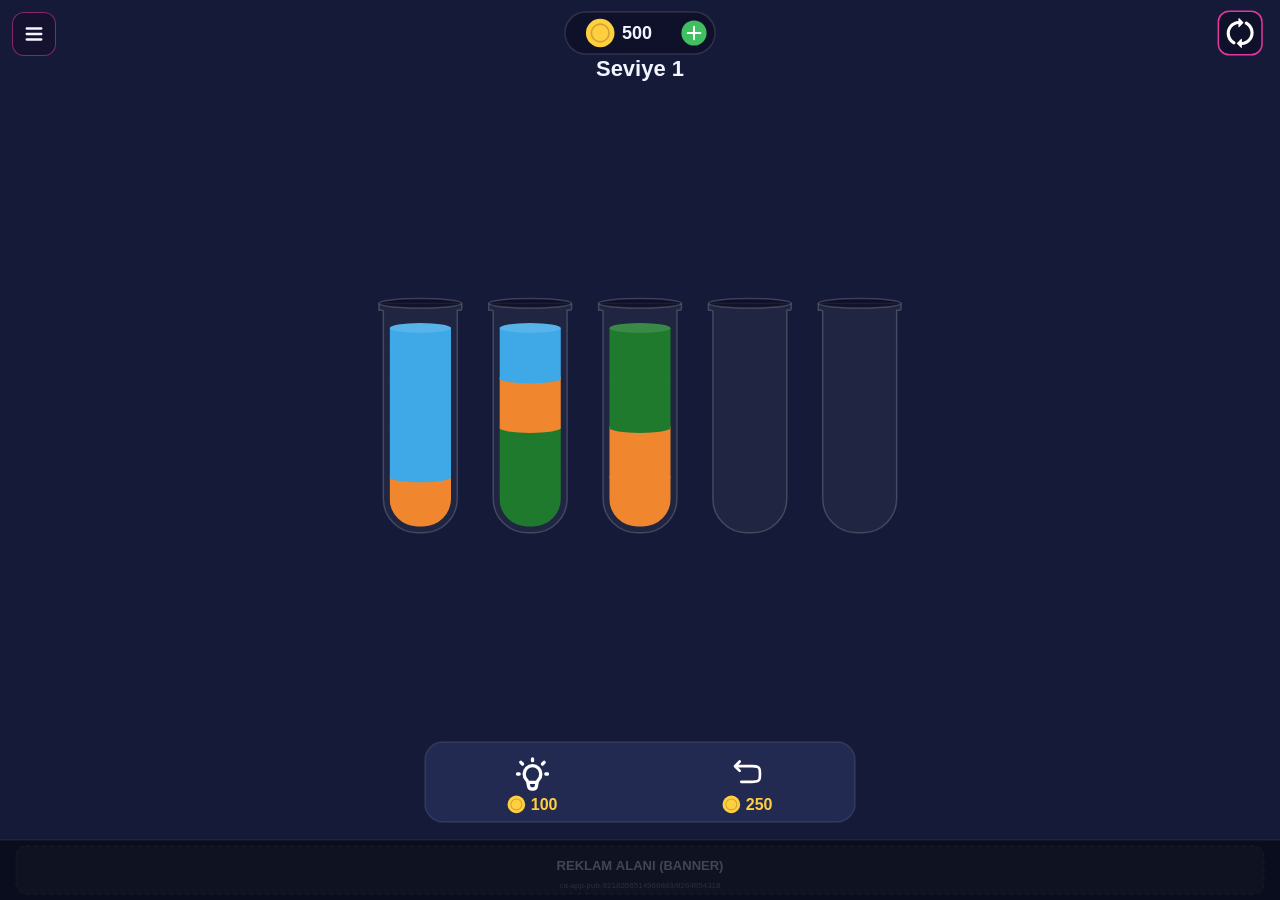
<file: docs/index.html>
<!DOCTYPE html>
<html lang="tr">
<head>
<meta charset="UTF-8">
<meta name="viewport" content="width=device-width, initial-scale=1.0, user-scalable=no, viewport-fit=cover">
<meta name="theme-color" content="#141a38">
<meta name="mobile-web-app-capable" content="yes">
<meta name="apple-mobile-web-app-capable" content="yes">
<meta name="apple-mobile-web-app-status-bar-style" content="black-translucent">
<meta name="apple-mobile-web-app-title" content="Color Split">
<title>Color Split</title>
<link rel="icon" href="favicon.ico" sizes="any">
<link rel="apple-touch-icon" href="icons/apple-touch-icon.png">
<link rel="manifest" href="site.webmanifest">
<!-- ?v= sürümü her deploy'da artırılmalı: tarayıcı cache'ini kırar -->
<link rel="stylesheet" href="style.css?v=20260715a">
</head>
<body>
<canvas id="gameCanvas"></canvas>

<!-- Hamburger menü butonu (üst sol) -->
<button id="menuBtn" aria-label="Menü">
  <svg viewBox="0 0 24 24" width="22" height="22" stroke="currentColor" stroke-width="2.5" stroke-linecap="round" fill="none">
    <line x1="4" y1="6" x2="20" y2="6"></line>
    <line x1="4" y1="12" x2="20" y2="12"></line>
    <line x1="4" y1="18" x2="20" y2="18"></line>
  </svg>
</button>

<!-- Menü katmanı (soldan açılan çekmece) -->
<div id="menuOverlay" class="hidden" aria-hidden="true">
  <aside id="menuPanel" role="dialog" aria-label="Menü">
    <header id="menuHeader">
      <button id="menuBack" class="icon-btn hidden" aria-label="Geri">‹</button>
      <h2 id="menuTitle">Menü</h2>
      <button id="menuClose" class="icon-btn" aria-label="Kapat">×</button>
    </header>
    <div id="menuBody"></div>
  </aside>
</div>

<script src="leaderboard.js?v=20260715a"></script>
<script src="game.js?v=20260715a"></script>
<script src="menu.js?v=20260715a"></script>
</body>
</html>
</file>
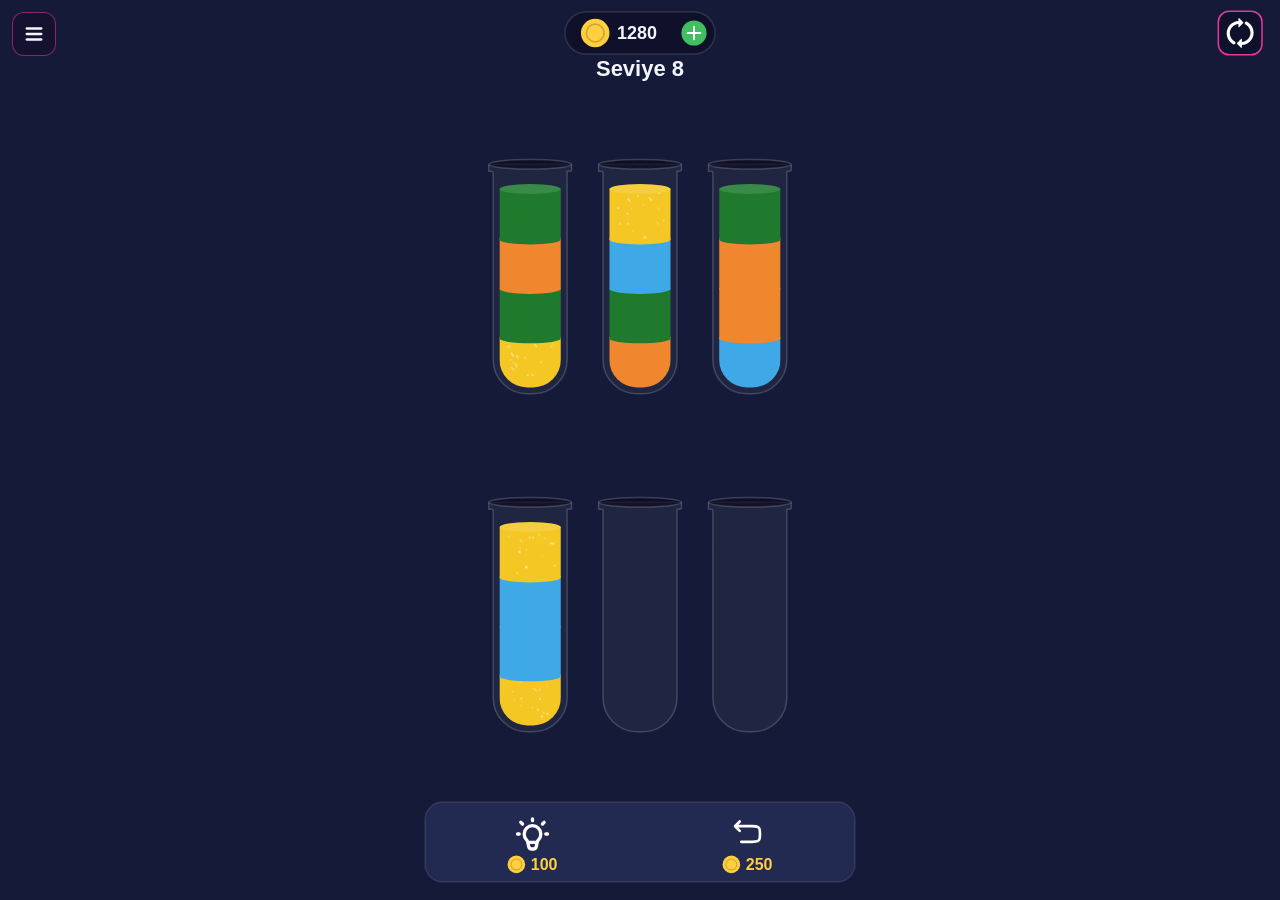
<file: app-store/screenshot-source.html>
<!DOCTYPE html>
<html lang="tr">
<head>
<meta charset="UTF-8">
<meta name="viewport" content="width=device-width, initial-scale=1.0, user-scalable=no, viewport-fit=cover">
<meta name="theme-color" content="#141a38">
<title>Color Split — App Store Screenshot Source</title>
<link rel="stylesheet" href="../docs/style.css?v=store">
<style>
  #menuPanel { animation: none !important; transform: translateX(0) !important; }
</style>
</head>
<body>
<canvas id="gameCanvas"></canvas>

<button id="menuBtn" aria-label="Menü">
  <svg viewBox="0 0 24 24" width="22" height="22" stroke="currentColor" stroke-width="2.5" stroke-linecap="round" fill="none">
    <line x1="4" y1="6" x2="20" y2="6"></line>
    <line x1="4" y1="12" x2="20" y2="12"></line>
    <line x1="4" y1="18" x2="20" y2="18"></line>
  </svg>
</button>

<div id="menuOverlay" class="hidden" aria-hidden="true">
  <aside id="menuPanel" role="dialog" aria-label="Menü">
    <header id="menuHeader">
      <button id="menuBack" class="icon-btn hidden" aria-label="Geri">‹</button>
      <h2 id="menuTitle">Menü</h2>
      <button id="menuClose" class="icon-btn" aria-label="Kapat">×</button>
    </header>
    <div id="menuBody"></div>
  </aside>
</div>

<script>
  window.COLOR_SPLIT_STORE_SCREENSHOT = true;
  localStorage.setItem('colorsort_v1', JSON.stringify({
    levelIndex: 7,
    coins: 1280,
    solvedCount: 7,
    solvedStates: []
  }));
</script>
<script src="../docs/leaderboard.js?v=store"></script>
<script src="../docs/game.js?v=store"></script>
<script src="../docs/menu.js?v=store"></script>
<script>
  window.addEventListener('load', () => {
    const mode = new URLSearchParams(window.location.search).get('mode') || 'main';
    if (mode === 'menu') document.getElementById('menuBtn').click();
  });
</script>
</body>
</html>
</file>
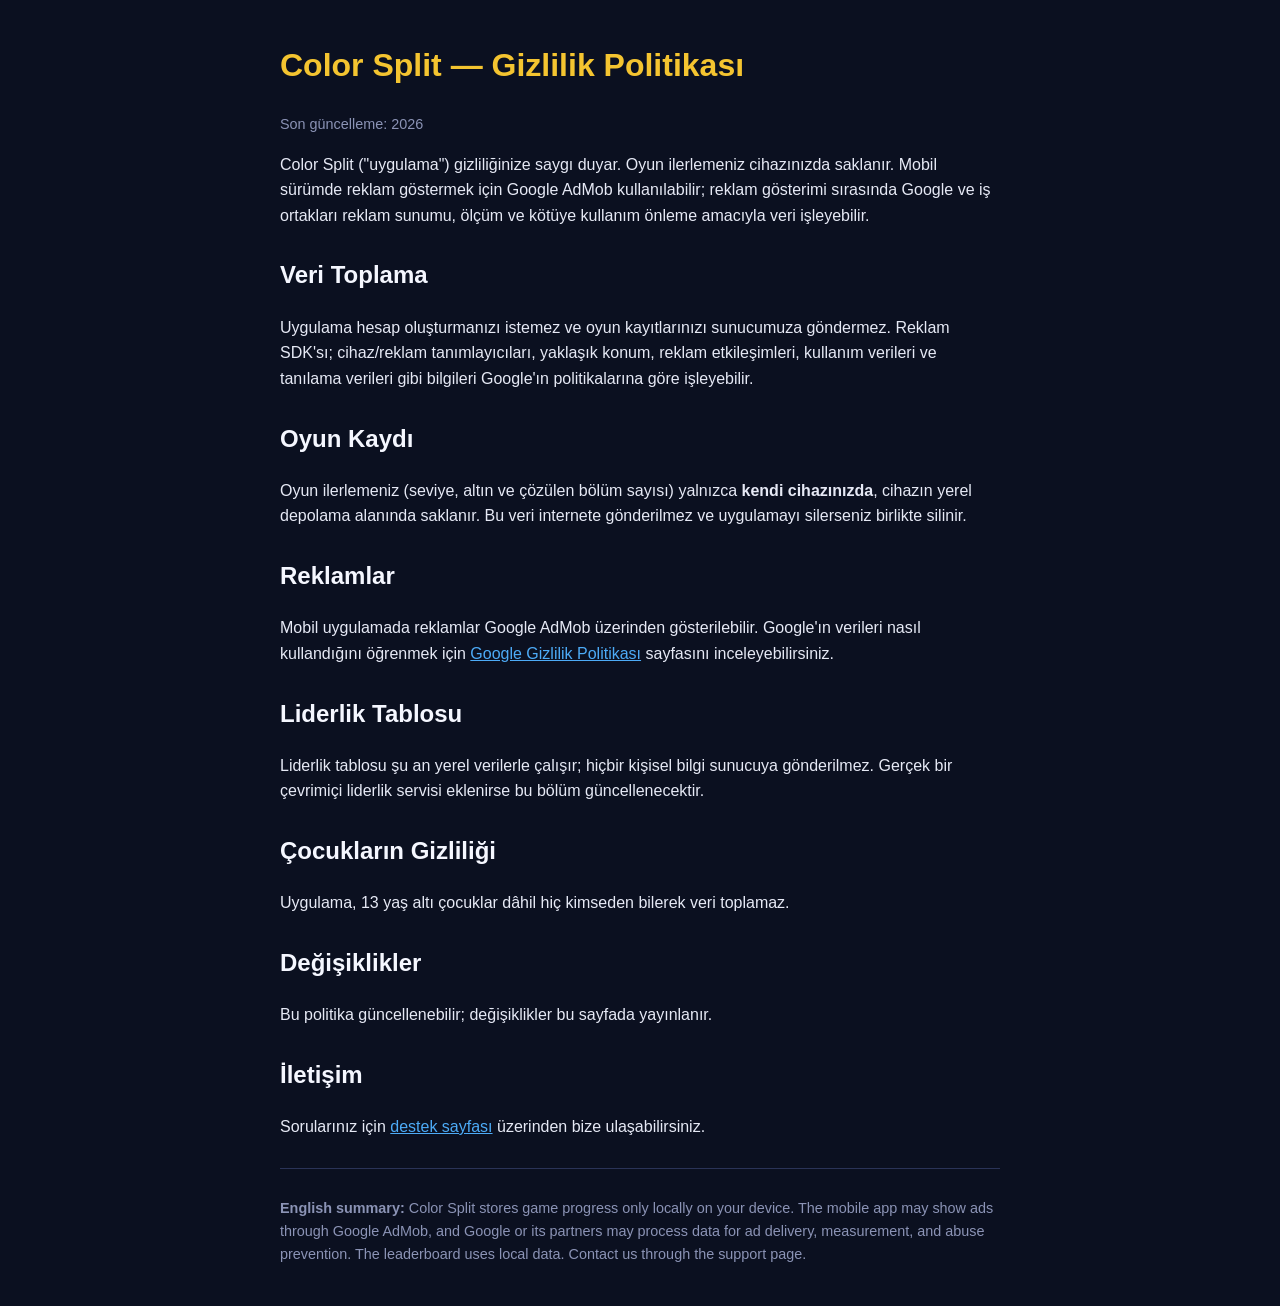
<file: docs/privacy.html>
<!DOCTYPE html>
<html lang="tr">

<head>
  <meta charset="UTF-8">
  <meta name="viewport" content="width=device-width, initial-scale=1.0">
  <title>Gizlilik Politikası — Color Split</title>
  <style>
    body {
      max-width: 720px;
      margin: 40px auto;
      padding: 0 20px;
      font-family: -apple-system, 'Segoe UI', sans-serif;
      line-height: 1.6;
      color: #e6e9f5;
      background: #0b1020;
    }

    h1 {
      color: #f4c430;
    }

    h2 {
      margin-top: 28px;
      color: #f5f7ff;
    }

    .muted {
      color: #8b93b5;
      font-size: 0.9rem;
    }

    a {
      color: #4dabf7;
    }

    hr {
      border: none;
      border-top: 1px solid #2a3357;
      margin: 28px 0;
    }
  </style>
</head>

<body>
  <h1>Color Split — Gizlilik Politikası</h1>
  <p class="muted">Son güncelleme: 2026</p>

  <p>Color Split ("uygulama") gizliliğinize saygı duyar. Oyun ilerlemeniz cihazınızda
    saklanır. Mobil sürümde reklam göstermek için Google AdMob kullanılabilir; reklam
    gösterimi sırasında Google ve iş ortakları reklam sunumu, ölçüm ve kötüye kullanım
    önleme amacıyla veri işleyebilir.</p>

  <h2>Veri Toplama</h2>
  <p>Uygulama hesap oluşturmanızı istemez ve oyun kayıtlarınızı sunucumuza
    göndermez. Reklam SDK'sı; cihaz/reklam tanımlayıcıları, yaklaşık konum, reklam
    etkileşimleri, kullanım verileri ve tanılama verileri gibi bilgileri Google'ın
    politikalarına göre işleyebilir.</p>

  <h2>Oyun Kaydı</h2>
  <p>Oyun ilerlemeniz (seviye, altın ve çözülen bölüm sayısı) yalnızca <strong>kendi
      cihazınızda</strong>, cihazın yerel depolama alanında saklanır. Bu
    veri internete gönderilmez ve uygulamayı silerseniz birlikte silinir.</p>

  <h2>Reklamlar</h2>
  <p>Mobil uygulamada reklamlar Google AdMob üzerinden gösterilebilir. Google'ın
    verileri nasıl kullandığını öğrenmek için <a href="https://policies.google.com/privacy">Google
      Gizlilik Politikası</a> sayfasını inceleyebilirsiniz.</p>

  <h2>Liderlik Tablosu</h2>
  <p>Liderlik tablosu şu an yerel verilerle çalışır; hiçbir kişisel bilgi sunucuya
    gönderilmez. Gerçek bir çevrimiçi liderlik servisi eklenirse bu bölüm
    güncellenecektir.</p>

  <h2>Çocukların Gizliliği</h2>
  <p>Uygulama, 13 yaş altı çocuklar dâhil hiç kimseden bilerek veri toplamaz.</p>

  <h2>Değişiklikler</h2>
  <p>Bu politika güncellenebilir; değişiklikler bu sayfada yayınlanır.</p>

  <h2>İletişim</h2>
  <p>Sorularınız için <a href="support.html">destek sayfası</a> üzerinden bize
    ulaşabilirsiniz.</p>

  <hr>
  <p class="muted"><strong>English summary:</strong> Color Split stores game progress
    only locally on your device. The mobile app may show ads through Google AdMob, and
    Google or its partners may process data for ad delivery, measurement, and abuse
    prevention. The leaderboard uses local data. Contact us through the support page.</p>
</body>

</html>
</file>
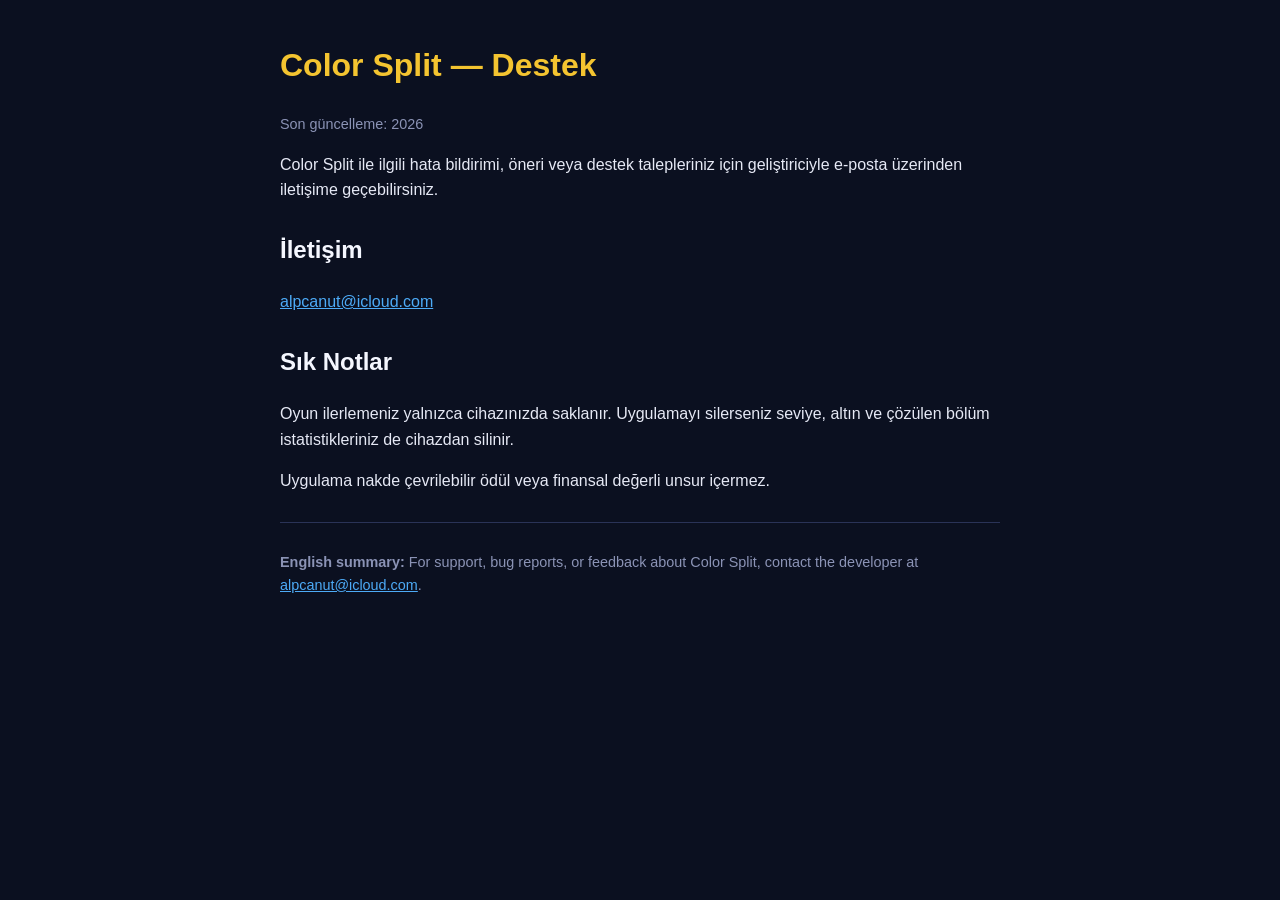
<file: docs/support.html>
<!DOCTYPE html>
<html lang="tr">
<head>
<meta charset="UTF-8">
<meta name="viewport" content="width=device-width, initial-scale=1.0">
<title>Destek — Color Split</title>
<style>
  body { max-width: 720px; margin: 40px auto; padding: 0 20px;
         font-family: -apple-system, 'Segoe UI', sans-serif; line-height: 1.6;
         color: #e6e9f5; background: #0b1020; }
  h1 { color: #f4c430; } h2 { margin-top: 28px; color: #f5f7ff; }
  .muted { color: #8b93b5; font-size: 0.9rem; }
  a { color: #4dabf7; }
  hr { border: none; border-top: 1px solid #2a3357; margin: 28px 0; }
</style>
</head>
<body>
<h1>Color Split — Destek</h1>
<p class="muted">Son güncelleme: 2026</p>

<p>Color Split ile ilgili hata bildirimi, öneri veya destek talepleriniz için
geliştiriciyle e-posta üzerinden iletişime geçebilirsiniz.</p>

<h2>İletişim</h2>
<p><a href="mailto:alpcanut@icloud.com">alpcanut@icloud.com</a></p>

<h2>Sık Notlar</h2>
<p>Oyun ilerlemeniz yalnızca cihazınızda saklanır. Uygulamayı silerseniz seviye,
altın ve çözülen bölüm istatistikleriniz de cihazdan silinir.</p>

<p>Uygulama nakde çevrilebilir ödül veya finansal değerli unsur içermez.</p>

<hr>
<p class="muted"><strong>English summary:</strong> For support, bug reports, or
feedback about Color Split, contact the developer at
<a href="mailto:alpcanut@icloud.com">alpcanut@icloud.com</a>.</p>
</body>
</html>
</file>
<file: docs/style.css>
* { margin: 0; padding: 0; box-sizing: border-box; }

html, body {
  background: #141a38;
  min-height: 100dvh;
  overflow: hidden;
  touch-action: none;
  user-select: none;
  -webkit-user-select: none;
  -webkit-touch-callout: none;
  -webkit-tap-highlight-color: transparent;
  font-family: 'Segoe UI', system-ui, sans-serif;
}

#gameCanvas {
  display: block;
  cursor: pointer;
  touch-action: none;
}

/* ─── Hamburger butonu ─────────────────────────────────────────────────────── */
#menuBtn {
  position: fixed;
  top: calc(env(safe-area-inset-top, 0px) + 12px);
  left: calc(env(safe-area-inset-left, 0px) + 12px);
  width: 44px; height: 44px;
  display: flex; flex-direction: column;
  align-items: center; justify-content: center; gap: 5px;
  background: rgba(20,14,40,0.55);
  border: 1px solid rgba(229,55,156,0.55);
  border-radius: 12px;
  cursor: pointer;
  z-index: 20;
  -webkit-tap-highlight-color: transparent;
}
#menuBtn svg {
  display: block;
  color: #f5f7ff;
}
#menuBtn:active { opacity: 0.7; }

/* ─── Menü katmanı ─────────────────────────────────────────────────────────── */
#menuOverlay {
  position: fixed; inset: 0;
  background: rgba(0,0,0,0.55);
  z-index: 30;
  display: block;
}
#menuOverlay.hidden { display: none; }

#menuPanel {
  position: absolute; top: 0; left: 0; bottom: 0;
  width: min(86vw, 380px);
  background: #2b3765;
  border-right: 1px solid rgba(255,255,255,0.08);
  display: flex; flex-direction: column;
  color: #f5f7ff;
  padding-top: env(safe-area-inset-top, 0px);
  padding-left: env(safe-area-inset-left, 0px);
  overflow: hidden;
}

#menuHeader {
  display: flex; align-items: center; gap: 8px;
  padding: 14px 14px;
  border-bottom: 1px solid rgba(255,255,255,0.08);
  flex: 0 0 auto;
}
#menuTitle { font-size: 1.15rem; flex: 1; }
.icon-btn {
  width: 34px; height: 34px;
  background: transparent; border: none; color: #f5f7ff;
  font-size: 1.6rem; line-height: 1; cursor: pointer;
  border-radius: 8px;
}
.icon-btn:active { background: rgba(255,255,255,0.1); }
.icon-btn.hidden { display: none; }

#menuBody {
  flex: 1 1 auto;
  overflow-y: auto;
  -webkit-overflow-scrolling: touch;
  padding: 8px 0 24px;
}

/* Menü liste öğeleri */
.menu-item {
  display: flex; align-items: center; gap: 12px;
  width: 100%; text-align: left;
  padding: 15px 18px;
  background: transparent; border: none; color: #f5f7ff;
  font-size: 1rem; cursor: pointer;
  border-bottom: 1px solid rgba(255,255,255,0.05);
}
.menu-item:active { background: rgba(255,255,255,0.06); }
.menu-item .ico {
  width: 28px; height: 28px; flex: 0 0 28px;
  display: inline-flex; align-items: center; justify-content: center;
  color: #f5f7ff;
}
.menu-item .chev { margin-left: auto; color: #8b93b5; }
.ui-icon,
.title-icon {
  display: block;
  width: 22px; height: 22px;
  fill: none;
  stroke: currentColor;
  stroke-width: 1.9;
  stroke-linecap: round;
  stroke-linejoin: round;
}

/* İçerik sayfaları */
.page { padding: 18px 18px 8px; line-height: 1.55; color: #d7dcf0; }
.page h3 { color: #f5f7ff; margin: 18px 0 8px; font-size: 1.05rem; }
.page h3:first-child { margin-top: 0; }
.page p { margin: 0 0 10px; font-size: 0.94rem; }
.page a { color: #4dabf7; }
.page .muted { color: #8b93b5; font-size: 0.85rem; }

/* Ayarlar */
.setting-row {
  display: flex; align-items: center; justify-content: space-between;
  padding: 14px 18px; border-bottom: 1px solid rgba(255,255,255,0.05);
}
.btn {
  border: none; border-radius: 10px; padding: 11px 16px;
  font-size: 0.92rem; font-weight: 600; cursor: pointer; color: #0b1020;
}
.btn.red { background: #ff6b6b; color: #fff; }
.btn.ghost { background: rgba(255,255,255,0.08); color: #f5f7ff; }
.toggle { width: 52px; height: 30px; border-radius: 15px; position: relative;
  background: #2a3357; border: none; cursor: pointer; }
.toggle .knob { position: absolute; top: 3px; left: 3px; width: 24px; height: 24px;
  border-radius: 50%; background: #fff; transition: left 0.15s; }
.toggle.on { background: #51cf66; }
.toggle.on .knob { left: 25px; }

/* Ben (profil / istatistik) */
.profile-hero {
  display: flex; flex-direction: column; align-items: center;
  padding: 22px 18px 18px; text-align: center;
  border-bottom: 1px solid rgba(255,255,255,0.06);
}
.profile-avatar {
  width: 64px; height: 64px; border-radius: 50%;
  display: flex; align-items: center; justify-content: center;
  color: #f5f7ff; background: rgba(255,255,255,0.08);
  border: 2px solid rgba(255,255,255,0.12); margin-bottom: 10px;
}
.profile-avatar .ui-icon { width: 34px; height: 34px; stroke-width: 1.7; }
.profile-name { font-weight: 800; font-size: 1.15rem; color: #f5f7ff; }
.profile-sub { color: #8b93b5; font-size: 0.85rem; margin-top: 3px; }
.stat-grid {
  display: grid; grid-template-columns: 1fr 1fr; gap: 10px; padding: 14px;
}
.stat-card {
  background: rgba(255,255,255,0.05); border: 1px solid rgba(255,255,255,0.07);
  border-radius: 14px; padding: 14px 12px;
  display: flex; flex-direction: column; gap: 4px;
}
.stat-card.accent {
  grid-column: 1 / -1; align-items: center; text-align: center;
  background: rgba(255,212,59,0.10); border-color: rgba(255,212,59,0.30);
}
.stat-ico {
  width: 28px; height: 28px;
  display: inline-flex; align-items: center; justify-content: center;
  color: #ffd43b;
}
.stat-ico .ui-icon { width: 22px; height: 22px; }
.stat-card.accent .stat-ico {
  width: 34px; height: 34px;
}
.stat-card.accent .stat-ico .ui-icon { width: 30px; height: 30px; }
.stat-val { font-weight: 800; font-size: 1.15rem; color: #f5f7ff; }
.stat-card.accent .stat-val { font-size: 1.7rem; color: #ffd43b; }
.stat-lbl { color: #8b93b5; font-size: 0.8rem; }

/* Liderlik tablosu */
.lb-head {
  padding: 18px 18px 14px; text-align: center;
  border-bottom: 1px solid rgba(255,255,255,0.06);
  background: rgba(255,212,59,0.06);
}
.lb-title {
  display: flex; align-items: center; justify-content: center; gap: 8px;
  font-weight: 800; font-size: 1.1rem; color: #f5f7ff;
}
.title-icon { width: 24px; height: 24px; color: #ffd43b; }
.lb-timer { color: #8b93b5; font-size: 0.85rem; margin-top: 4px; }
.lb-timer b { color: #ffd43b; }
.lb-you-line { color: #d7dcf0; font-size: 0.9rem; margin-top: 8px; }
.lb-you-line b { color: #51cf66; }
.lb-sep { list-style: none; text-align: center; color: #5a628a; padding: 4px 0; letter-spacing: 2px; }
.lb-list { list-style: none; padding: 6px 0; }
.lb-row {
  display: flex; align-items: center; gap: 12px;
  padding: 12px 18px; border-bottom: 1px solid rgba(255,255,255,0.05);
}
.lb-rank { width: 30px; font-weight: 800; color: #ffd43b; text-align: center; }
.lb-rank.top1 { color: #ffd700; }
.lb-rank.top2 { color: #c0c8e0; }
.lb-rank.top3 { color: #d9945b; }
.lb-name { flex: 1; font-weight: 600; }
.lb-meta { color: #8b93b5; font-size: 0.8rem; }
.lb-score { color: #51cf66; font-weight: 700; }
.lb-you { background: rgba(81,207,102,0.10); }
.lb-loading, .lb-error { padding: 28px 18px; text-align: center; color: #8b93b5; }
.spinner {
  width: 26px; height: 26px; margin: 0 auto 12px;
  border: 3px solid rgba(255,255,255,0.15); border-top-color: #4dabf7;
  border-radius: 50%; animation: spin 0.8s linear infinite;
}
.inline-icon {
  width: 1.15em; height: 1.15em;
  display: inline-flex; align-items: center; justify-content: center;
  margin: 0 2px;
  color: #ffd43b;
  vertical-align: -0.18em;
}
.inline-icon .ui-icon {
  width: 1em; height: 1em; stroke-width: 2.1;
}
@keyframes spin { to { transform: rotate(360deg); } }
</file>
